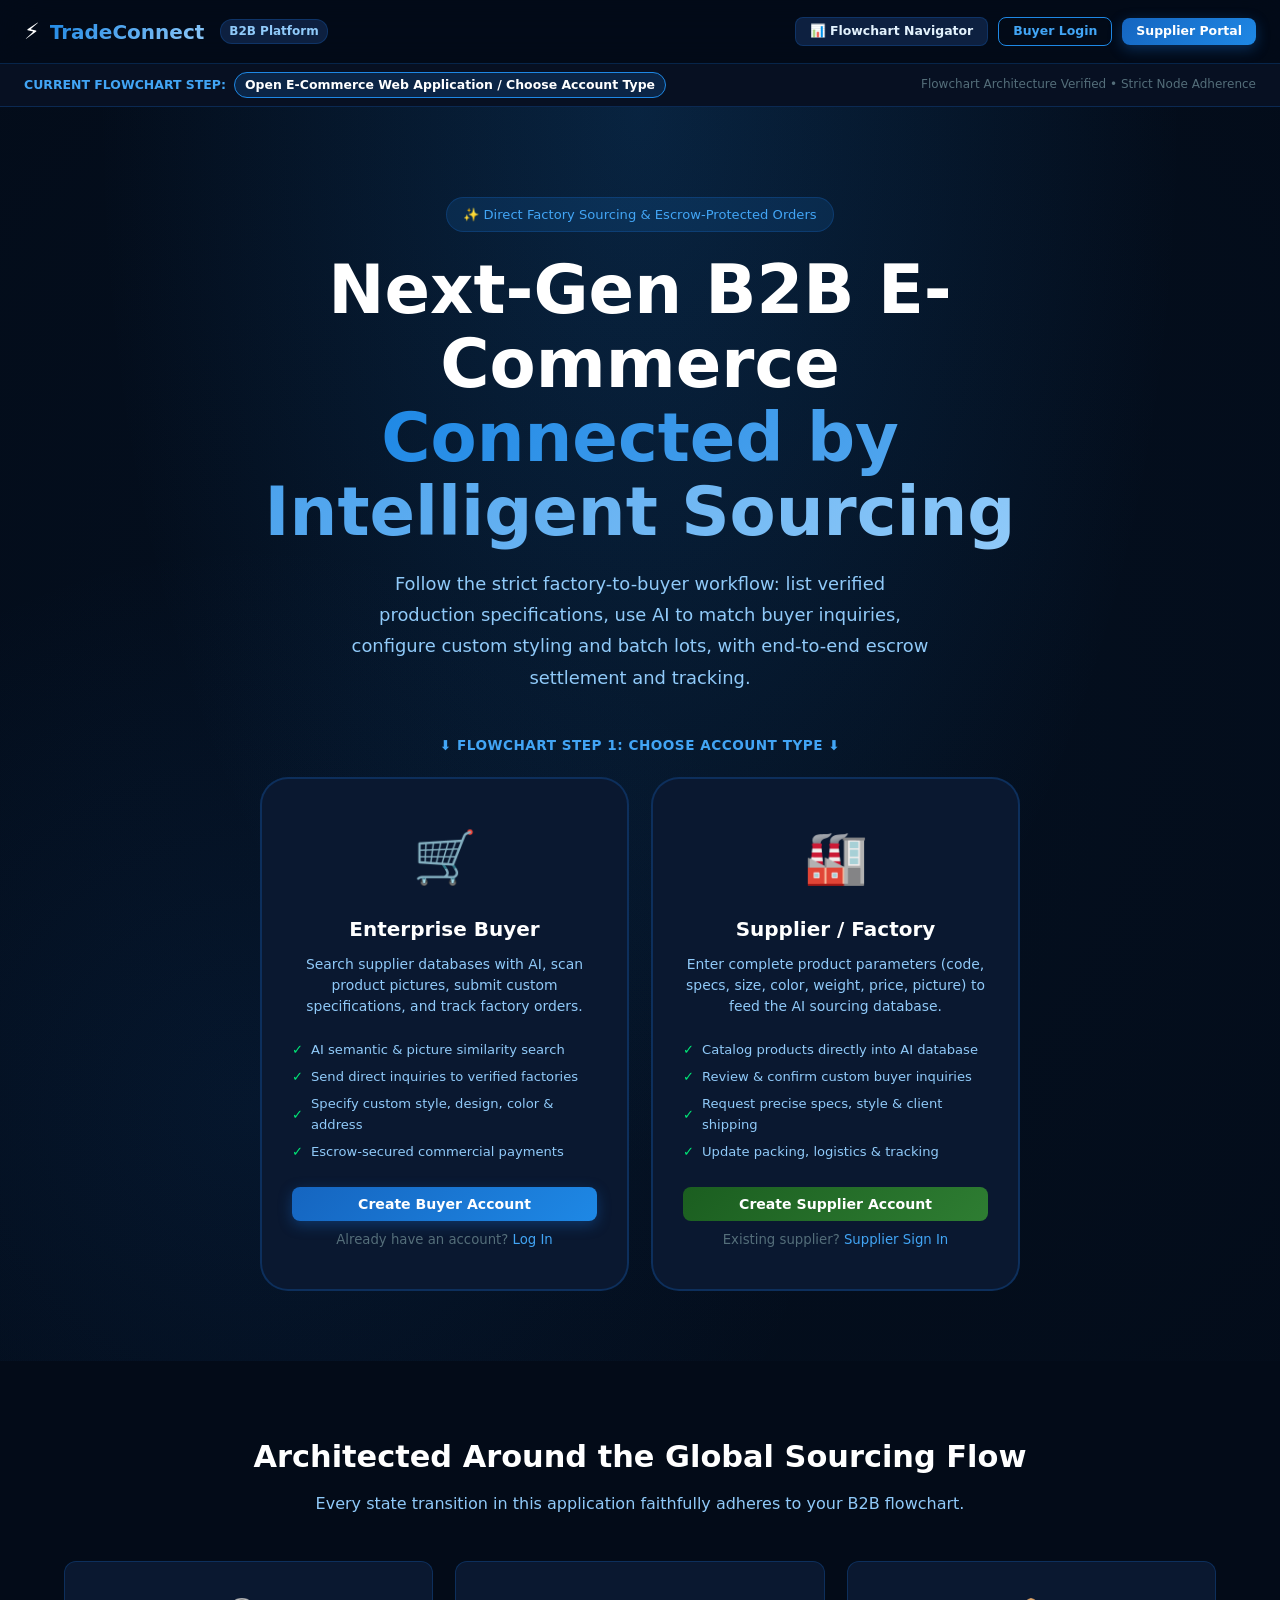
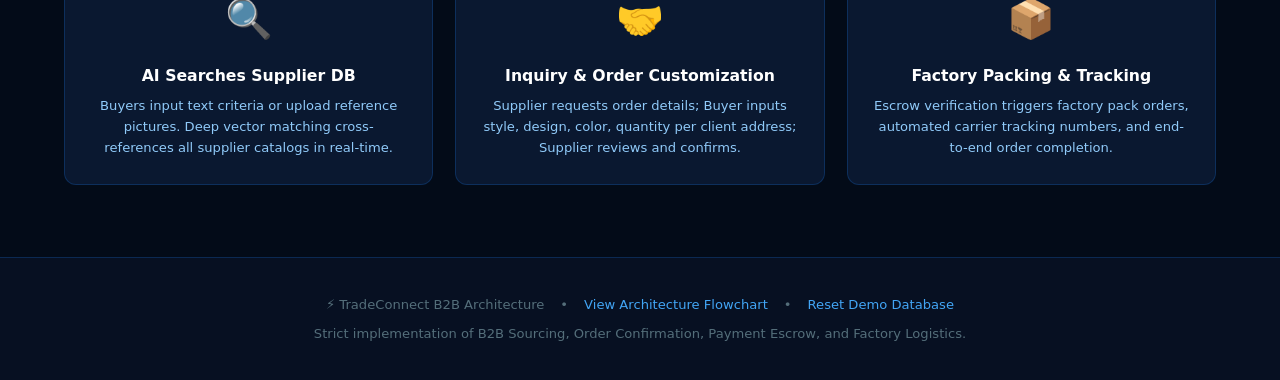
<file: index.html>
<!DOCTYPE html>
<html lang="en">

<head>
    <meta charset="UTF-8">
    <meta name="viewport" content="width=device-width, initial-scale=1.0">
    <title>TradeConnect – B2B E-Commerce Platform</title>
    <meta name="description" content="Connect buyers with verified global suppliers and factories">
    <link rel="stylesheet" href="style.css">
</head>

<body>
    <div id="app">
        <div class="splash">
            <div class="splash-logo">
                <span class="logo-icon">⚡</span>
                <span class="logo-text">TradeConnect</span>
            </div>
            <div class="splash-loader"></div>
            <p style="color:var(--text-3);margin-top:8px;font-size:0.85rem">Loading platform…</p>
        </div>
    </div>
    <input type="file" id="img-upload" accept="image/*" style="display:none">
    <div id="toast-container"></div>
    <script src="app.js"></script>
</body>

</html>
</file>
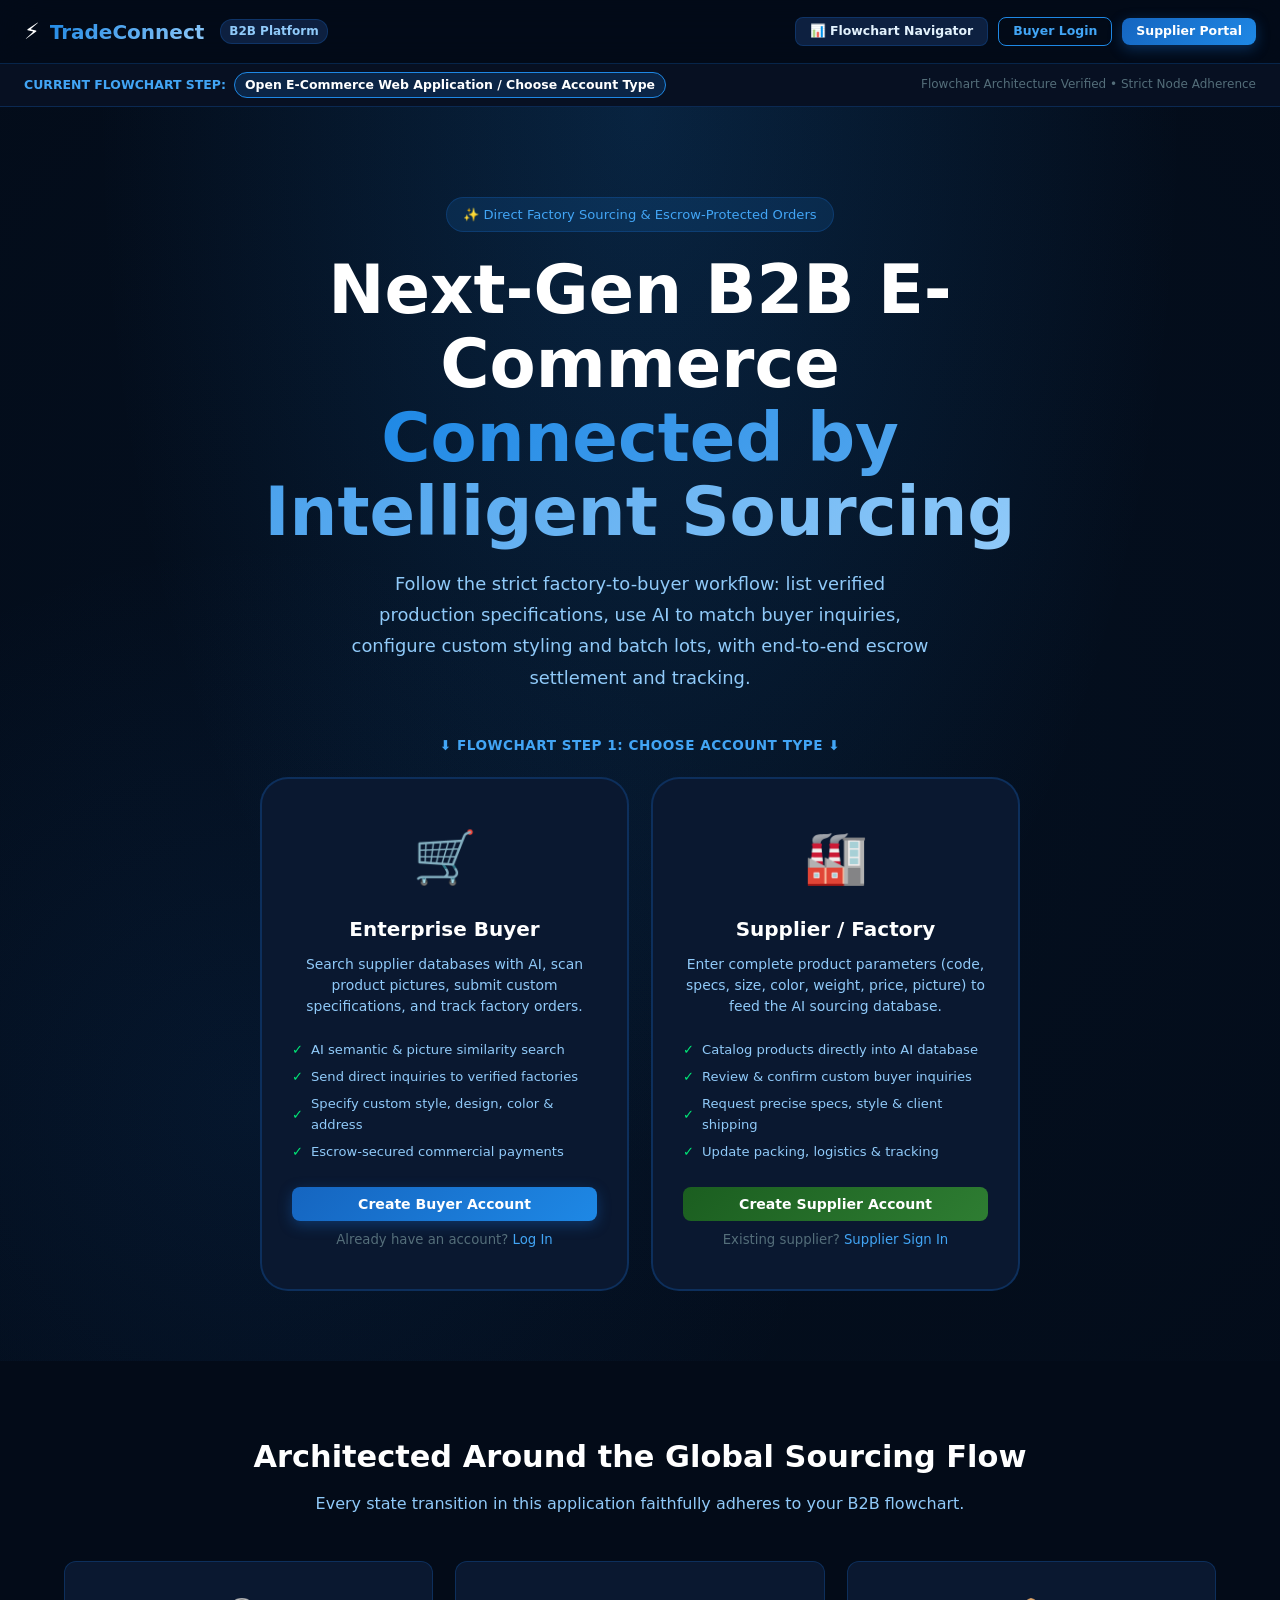
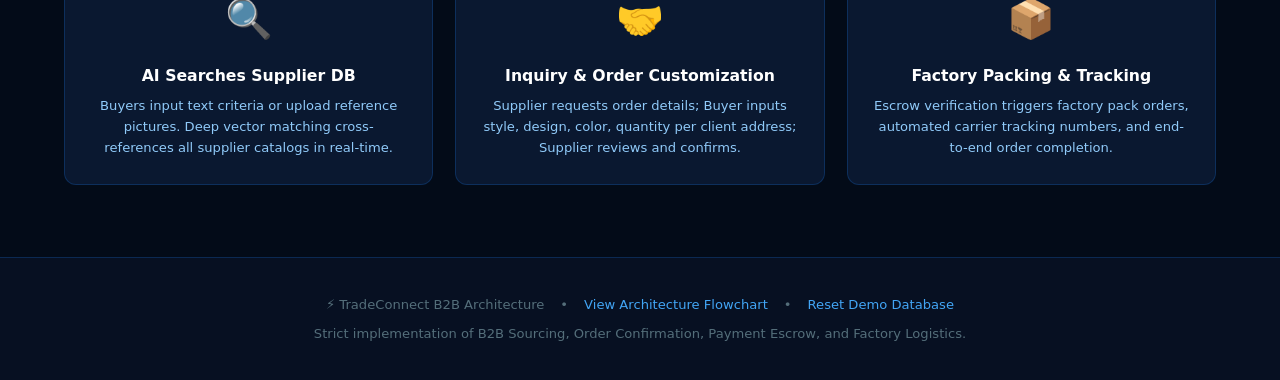
<file: ecommerce.html>
<!DOCTYPE html>
<html lang="en">

<head>
    <meta charset="UTF-8">
    <meta name="viewport" content="width=device-width, initial-scale=1.0">
    <title>TradeConnect – B2B E-Commerce Platform</title>
    <meta name="description" content="Connect buyers with verified global suppliers and factories">
    <link rel="stylesheet" href="style.css">
</head>

<body>
    <div id="app">
        <div class="splash">
            <div class="splash-logo">
                <span class="logo-icon">⚡</span>
                <span class="logo-text">TradeConnect</span>
            </div>
            <div class="splash-loader"></div>
            <p style="color:var(--text-3);margin-top:8px;font-size:0.85rem">Loading platform…</p>
        </div>
    </div>
    <input type="file" id="img-upload" accept="image/*" style="display:none">
    <div id="toast-container"></div>
    <script src="app.js"></script>
</body>

</html>
</file>
<file: style.css>
/* ============================================================
   TradeConnect – B2B E-Commerce Platform
   Dark Navy Theme with Blue Accents
   ============================================================ */

:root {
  --bg-0: #030b18;
  --bg-1: #071022;
  --bg-2: #0a1830;
  --bg-3: #0d2040;
  --bg-4: #102850;
  --accent-1: #1565c0;
  --accent-2: #1976d2;
  --accent-3: #1e88e5;
  --accent-4: #42a5f5;
  --accent-light: #90caf9;
  --text-1: #ffffff;
  --text-2: #e3f2fd;
  --text-3: #90caf9;
  --text-4: #546e7a;
  --success: #00e676;
  --success-bg: rgba(0, 230, 118, 0.1);
  --warning: #ffab40;
  --warning-bg: rgba(255, 171, 64, 0.1);
  --error: #ef5350;
  --error-bg: rgba(239, 83, 80, 0.1);
  --info: #40c4ff;
  --border: rgba(21, 101, 192, 0.3);
  --border-hover: rgba(30, 136, 229, 0.65);
  --shadow: 0 4px 28px rgba(0, 0, 0, 0.65);
  --shadow-blue: 0 4px 28px rgba(21, 101, 192, 0.28);
  --radius-sm: 8px;
  --radius: 12px;
  --radius-lg: 20px;
  --radius-xl: 28px;
  --transition: 0.22s ease;
  --font: system-ui, -apple-system, 'Segoe UI', Roboto, sans-serif;
}

*,
*::before,
*::after {
  margin: 0;
  padding: 0;
  box-sizing: border-box;
}

html {
  scroll-behavior: smooth;
}

body {
  font-family: var(--font);
  background: var(--bg-0);
  color: var(--text-1);
  min-height: 100vh;
  overflow-x: hidden;
  line-height: 1.6;
}

a {
  color: var(--accent-4);
  text-decoration: none;
}

a:hover {
  color: var(--accent-light);
  text-decoration: underline;
}

img {
  max-width: 100%;
  height: auto;
}

::-webkit-scrollbar {
  width: 7px;
}

::-webkit-scrollbar-track {
  background: var(--bg-1);
}

::-webkit-scrollbar-thumb {
  background: var(--accent-1);
  border-radius: 4px;
}

::-webkit-scrollbar-thumb:hover {
  background: var(--accent-3);
}

/* ===== SPLASH ===== */
.splash {
  display: flex;
  flex-direction: column;
  align-items: center;
  justify-content: center;
  height: 100vh;
  gap: 20px;
  text-align: center;
}

.splash-logo {
  display: flex;
  align-items: center;
  gap: 12px;
  font-size: 2.2rem;
  font-weight: 800;
}

.logo-icon {
  font-size: 2.4rem;
  animation: pulse 1.5s infinite;
}

.logo-text {
  background: linear-gradient(135deg, var(--accent-3), var(--accent-light));
  -webkit-background-clip: text;
  -webkit-text-fill-color: transparent;
  background-clip: text;
}

.splash-loader {
  width: 46px;
  height: 46px;
  border: 4px solid var(--bg-3);
  border-top-color: var(--accent-3);
  border-radius: 50%;
  animation: spin 0.8s linear infinite;
}

/* ===== KEYFRAMES ===== */
@keyframes spin {
  to {
    transform: rotate(360deg);
  }
}

@keyframes pulse {

  0%,
  100% {
    transform: scale(1);
  }

  50% {
    transform: scale(1.1);
  }
}

@keyframes fadeIn {
  from {
    opacity: 0;
    transform: translateY(14px);
  }

  to {
    opacity: 1;
    transform: translateY(0);
  }
}

@keyframes bounce {

  0%,
  100% {
    transform: translateY(0);
  }

  50% {
    transform: translateY(-12px);
  }
}

@keyframes slideInRight {
  from {
    transform: translateX(110%);
    opacity: 0;
  }

  to {
    transform: translateX(0);
    opacity: 1;
  }
}

@keyframes slideOutRight {
  to {
    transform: translateX(110%);
    opacity: 0;
  }
}

.animate-in {
  animation: fadeIn 0.35s ease forwards;
}

/* ===== NAVBAR ===== */
.navbar {
  position: sticky;
  top: 0;
  z-index: 100;
  background: rgba(3, 11, 24, 0.96);
  backdrop-filter: blur(20px);
  border-bottom: 1px solid var(--border);
  padding: 0 24px;
  height: 64px;
  display: flex;
  align-items: center;
  justify-content: space-between;
}

.nav-brand {
  display: flex;
  align-items: center;
  gap: 10px;
  font-size: 1.25rem;
  font-weight: 800;
  cursor: pointer;
  color: var(--text-1);
}

.nav-brand .logo-icon {
  font-size: 1.4rem;
  animation: none;
}

.nav-actions {
  display: flex;
  align-items: center;
  gap: 10px;
}

.nav-user {
  display: flex;
  align-items: center;
  gap: 8px;
  color: var(--text-3);
  font-size: 0.88rem;
}

.user-avatar {
  width: 36px;
  height: 36px;
  background: linear-gradient(135deg, var(--accent-1), var(--accent-3));
  border-radius: 50%;
  display: flex;
  align-items: center;
  justify-content: center;
  font-weight: 700;
  font-size: 0.82rem;
  color: #fff;
  flex-shrink: 0;
}

/* ===== BUTTONS ===== */
.btn {
  display: inline-flex;
  align-items: center;
  justify-content: center;
  gap: 7px;
  padding: 10px 20px;
  border-radius: var(--radius-sm);
  font-size: 0.88rem;
  font-weight: 600;
  cursor: pointer;
  border: none;
  transition: all var(--transition);
  text-decoration: none;
  white-space: nowrap;
  font-family: var(--font);
  line-height: 1;
}

.btn:disabled {
  opacity: 0.45;
  cursor: not-allowed;
  pointer-events: none;
}

.btn-primary {
  background: linear-gradient(135deg, var(--accent-1), var(--accent-3));
  color: #fff;
  box-shadow: 0 4px 14px rgba(21, 101, 192, 0.4);
}

.btn-primary:hover {
  transform: translateY(-2px);
  box-shadow: 0 6px 20px rgba(21, 101, 192, 0.6);
}

.btn-secondary {
  background: var(--bg-3);
  color: var(--text-2);
  border: 1px solid var(--border);
}

.btn-secondary:hover {
  background: var(--bg-4);
  border-color: var(--border-hover);
}

.btn-outline {
  background: transparent;
  color: var(--accent-4);
  border: 1.5px solid var(--accent-3);
}

.btn-outline:hover {
  background: rgba(30, 136, 229, 0.1);
}

.btn-danger {
  background: linear-gradient(135deg, #c62828, #ef5350);
  color: #fff;
}

.btn-danger:hover {
  transform: translateY(-2px);
  box-shadow: 0 4px 14px rgba(239, 83, 80, 0.4);
}

.btn-success {
  background: linear-gradient(135deg, #1b5e20, #2e7d32);
  color: #fff;
}

.btn-success:hover {
  transform: translateY(-2px);
  box-shadow: 0 4px 14px rgba(46, 125, 50, 0.4);
}

.btn-warning {
  background: linear-gradient(135deg, #e65100, #ffab40);
  color: #fff;
}

.btn-warning:hover {
  transform: translateY(-2px);
}

.btn-sm {
  padding: 7px 14px;
  font-size: 0.78rem;
}

.btn-lg {
  padding: 13px 28px;
  font-size: 0.98rem;
  border-radius: var(--radius);
}

.btn-full {
  width: 100%;
}

/* ===== LAYOUT ===== */
.main-content {
  max-width: 1200px;
  margin: 0 auto;
  padding: 28px 24px 72px;
  animation: fadeIn 0.3s ease;
}

.page-header {
  margin-bottom: 28px;
}

.page-title {
  font-size: 1.75rem;
  font-weight: 700;
  color: var(--text-1);
  margin-bottom: 5px;
}

.page-subtitle {
  color: var(--text-3);
  font-size: 0.93rem;
}

.section-title {
  font-size: 1.05rem;
  font-weight: 600;
  color: var(--text-2);
  margin-bottom: 16px;
  display: flex;
  align-items: center;
  gap: 7px;
}

/* ===== CARDS ===== */
.card {
  background: var(--bg-2);
  border: 1px solid var(--border);
  border-radius: var(--radius);
  padding: 24px;
  transition: all var(--transition);
}

.card:hover {
  border-color: var(--border-hover);
  box-shadow: var(--shadow-blue);
}

.card-title {
  font-size: 1.08rem;
  font-weight: 600;
  margin-bottom: 8px;
}

.card-subtitle {
  color: var(--text-3);
  font-size: 0.83rem;
  margin-bottom: 16px;
}

/* ===== FORMS ===== */
.form-group {
  margin-bottom: 18px;
}

.form-label {
  display: block;
  font-size: 0.78rem;
  font-weight: 600;
  color: var(--text-3);
  margin-bottom: 7px;
  letter-spacing: 0.5px;
  text-transform: uppercase;
}

.form-control {
  width: 100%;
  padding: 11px 15px;
  background: var(--bg-1);
  border: 1.5px solid var(--border);
  border-radius: var(--radius-sm);
  color: var(--text-1);
  font-size: 0.93rem;
  font-family: var(--font);
  transition: all var(--transition);
  outline: none;
}

.form-control:focus {
  border-color: var(--accent-3);
  box-shadow: 0 0 0 3px rgba(30, 136, 229, 0.18);
  background: var(--bg-2);
}

.form-control::placeholder {
  color: var(--text-4);
}

textarea.form-control {
  resize: vertical;
  min-height: 90px;
}

select.form-control {
  cursor: pointer;
}

select.form-control option {
  background: var(--bg-2);
  color: var(--text-1);
}

.form-error {
  color: var(--error);
  font-size: 0.78rem;
  margin-top: 5px;
  display: flex;
  align-items: center;
  gap: 4px;
}

.form-hint {
  color: var(--text-4);
  font-size: 0.78rem;
  margin-top: 5px;
}

.form-row {
  display: grid;
  grid-template-columns: 1fr 1fr;
  gap: 15px;
}

@media(max-width:600px) {
  .form-row {
    grid-template-columns: 1fr;
  }
}

/* ===== AUTH ===== */
.auth-page {
  min-height: 100vh;
  display: flex;
  align-items: center;
  justify-content: center;
  padding: 24px;
  background:
    radial-gradient(ellipse at 20% 50%, rgba(21, 101, 192, 0.14) 0%, transparent 60%),
    radial-gradient(ellipse at 80% 20%, rgba(30, 136, 229, 0.09) 0%, transparent 50%),
    var(--bg-0);
}

.auth-container {
  width: 100%;
  max-width: 490px;
}

.auth-header {
  text-align: center;
  margin-bottom: 30px;
}

.auth-brand {
  display: flex;
  align-items: center;
  justify-content: center;
  gap: 10px;
  font-size: 1.4rem;
  font-weight: 800;
  margin-bottom: 18px;
  cursor: pointer;
}

.auth-title {
  font-size: 1.55rem;
  font-weight: 700;
  color: var(--text-1);
  margin-bottom: 7px;
}

.auth-subtitle {
  color: var(--text-3);
  font-size: 0.92rem;
}

.auth-card {
  background: var(--bg-2);
  border: 1px solid var(--border);
  border-radius: var(--radius-lg);
  padding: 30px;
  box-shadow: var(--shadow);
}

.auth-footer {
  text-align: center;
  margin-top: 18px;
  color: var(--text-3);
  font-size: 0.88rem;
}

.auth-divider {
  display: flex;
  align-items: center;
  gap: 14px;
  margin: 18px 0;
  color: var(--text-4);
  font-size: 0.82rem;
}

.auth-divider::before,
.auth-divider::after {
  content: '';
  flex: 1;
  height: 1px;
  background: var(--border);
}

/* ===== LANDING ===== */
.landing-page {
  min-height: 100vh;
}

.hero {
  text-align: center;
  padding: 90px 24px 70px;
  background:
    radial-gradient(ellipse at 50% 0%, rgba(30, 136, 229, 0.18) 0%, transparent 60%),
    radial-gradient(ellipse at 20% 80%, rgba(21, 101, 192, 0.1) 0%, transparent 40%),
    var(--bg-0);
  position: relative;
  overflow: hidden;
}

.hero::before {
  content: '';
  position: absolute;
  top: -50%;
  left: -50%;
  width: 200%;
  height: 200%;
  background: radial-gradient(circle, rgba(30, 136, 229, 0.04) 0%, transparent 70%);
  animation: pulse 5s ease infinite;
}

.hero-content {
  position: relative;
  z-index: 1;
  max-width: 820px;
  margin: 0 auto;
}

.hero-badge {
  display: inline-flex;
  align-items: center;
  gap: 6px;
  padding: 6px 16px;
  background: rgba(30, 136, 229, 0.14);
  border: 1px solid var(--border);
  border-radius: 100px;
  font-size: 0.82rem;
  color: var(--accent-4);
  margin-bottom: 22px;
}

.hero-title {
  font-size: clamp(2.2rem, 5.5vw, 4.2rem);
  font-weight: 900;
  line-height: 1.1;
  margin-bottom: 18px;
}

.hero-title .gradient-text {
  background: linear-gradient(135deg, var(--accent-3), var(--accent-light));
  -webkit-background-clip: text;
  -webkit-text-fill-color: transparent;
  background-clip: text;
}

.hero-desc {
  font-size: 1.12rem;
  color: var(--text-3);
  max-width: 580px;
  margin: 0 auto 42px;
  line-height: 1.75;
}

.role-selection {
  display: grid;
  grid-template-columns: 1fr 1fr;
  gap: 22px;
  max-width: 760px;
  margin: 0 auto;
}

@media(max-width:620px) {
  .role-selection {
    grid-template-columns: 1fr;
  }
}

.role-card {
  background: var(--bg-2);
  border: 2px solid var(--border);
  border-radius: var(--radius-xl);
  padding: 38px 30px;
  cursor: pointer;
  transition: all var(--transition);
  text-align: center;
  position: relative;
  overflow: hidden;
}

.role-card::before {
  content: '';
  position: absolute;
  inset: 0;
  opacity: 0;
  transition: opacity var(--transition);
}

.role-card.buyer::before {
  background: radial-gradient(circle at 50% 0%, rgba(30, 136, 229, 0.18), transparent 70%);
}

.role-card.supplier::before {
  background: radial-gradient(circle at 50% 0%, rgba(0, 230, 118, 0.14), transparent 70%);
}

.role-card:hover {
  transform: translateY(-6px);
  box-shadow: var(--shadow-blue);
}

.role-card:hover::before {
  opacity: 1;
}

.role-card.buyer:hover {
  border-color: var(--accent-3);
}

.role-card.supplier:hover {
  border-color: var(--success);
}

.role-icon {
  font-size: 3.2rem;
  margin-bottom: 14px;
  display: block;
  position: relative;
}

.role-title {
  font-size: 1.25rem;
  font-weight: 700;
  color: var(--text-1);
  margin-bottom: 9px;
}

.role-desc {
  color: var(--text-3);
  font-size: 0.87rem;
  margin-bottom: 20px;
  line-height: 1.5;
}

.role-features {
  list-style: none;
  text-align: left;
  margin-bottom: 22px;
  font-size: 0.82rem;
  color: var(--text-3);
}

.role-features li {
  display: flex;
  align-items: center;
  gap: 8px;
  padding: 3px 0;
}

.role-features li::before {
  content: '✓';
  color: var(--success);
  font-weight: 700;
}

.landing-features {
  padding: 72px 24px;
  max-width: 1200px;
  margin: 0 auto;
}

.features-title {
  text-align: center;
  font-size: 1.9rem;
  font-weight: 700;
  margin-bottom: 10px;
}

.features-subtitle {
  text-align: center;
  color: var(--text-3);
  margin-bottom: 44px;
}

.features-grid {
  display: grid;
  grid-template-columns: repeat(3, 1fr);
  gap: 22px;
}

@media(max-width:768px) {
  .features-grid {
    grid-template-columns: 1fr;
  }
}

.feature-card {
  background: var(--bg-2);
  border: 1px solid var(--border);
  border-radius: var(--radius);
  padding: 26px;
  text-align: center;
}

.feature-icon {
  font-size: 2.4rem;
  margin-bottom: 14px;
}

.feature-title {
  font-size: 0.98rem;
  font-weight: 600;
  margin-bottom: 7px;
}

.feature-desc {
  color: var(--text-3);
  font-size: 0.82rem;
  line-height: 1.6;
}

/* ===== DASHBOARD ===== */
.dashboard-grid {
  display: grid;
  grid-template-columns: repeat(auto-fit, minmax(190px, 1fr));
  gap: 18px;
  margin-bottom: 30px;
}

.stat-card {
  background: var(--bg-2);
  border: 1px solid var(--border);
  border-radius: var(--radius);
  padding: 22px;
  position: relative;
  overflow: hidden;
}

.stat-card::after {
  content: '';
  position: absolute;
  top: 0;
  right: 0;
  width: 70px;
  height: 70px;
  background: radial-gradient(circle, rgba(30, 136, 229, 0.14), transparent 70%);
}

.stat-value {
  font-size: 2rem;
  font-weight: 800;
  color: var(--accent-4);
  display: block;
  margin-bottom: 3px;
}

.stat-label {
  color: var(--text-3);
  font-size: 0.82rem;
  font-weight: 500;
}

.stat-icon {
  font-size: 1.4rem;
  margin-bottom: 10px;
  display: block;
}

/* ===== SEARCH ===== */
.search-section {
  background: linear-gradient(180deg, var(--bg-1), var(--bg-0));
  border-radius: var(--radius-lg);
  padding: 38px;
  margin-bottom: 30px;
  border: 1px solid var(--border);
  text-align: center;
}

.search-title {
  font-size: 1.45rem;
  font-weight: 700;
  margin-bottom: 7px;
}

.search-subtitle {
  color: var(--text-3);
  margin-bottom: 22px;
}

.search-box {
  display: flex;
  gap: 11px;
  max-width: 700px;
  margin: 0 auto 18px;
}

.search-input {
  flex: 1;
  padding: 13px 19px;
  background: var(--bg-2);
  border: 2px solid var(--border);
  border-radius: var(--radius);
  color: var(--text-1);
  font-size: 0.97rem;
  font-family: var(--font);
  outline: none;
  transition: all var(--transition);
}

.search-input:focus {
  border-color: var(--accent-3);
  box-shadow: 0 0 0 4px rgba(30, 136, 229, 0.14);
}

.search-input::placeholder {
  color: var(--text-4);
}

.search-divider {
  display: flex;
  align-items: center;
  gap: 18px;
  max-width: 700px;
  margin: 0 auto 18px;
  color: var(--text-4);
  font-size: 0.82rem;
}

.search-divider::before,
.search-divider::after {
  content: '';
  flex: 1;
  height: 1px;
  background: var(--border);
}

.scan-btn {
  display: flex;
  align-items: center;
  gap: 10px;
  justify-content: center;
  background: var(--bg-3);
  border: 2px dashed var(--border);
  border-radius: var(--radius);
  padding: 18px 28px;
  cursor: pointer;
  color: var(--text-3);
  font-size: 0.92rem;
  font-family: var(--font);
  transition: all var(--transition);
  margin: 0 auto;
  max-width: 400px;
  width: 100%;
}

.scan-btn:hover {
  border-color: var(--accent-3);
  color: var(--accent-4);
  background: rgba(30, 136, 229, 0.08);
}

.scan-preview {
  max-width: 280px;
  margin: 14px auto 0;
  border-radius: var(--radius-sm);
  overflow: hidden;
  border: 2px solid var(--border);
}

.scan-preview img {
  width: 100%;
  height: 180px;
  object-fit: cover;
}

/* ===== AI SEARCH ===== */
.ai-searching {
  text-align: center;
  padding: 80px 24px;
}

.ai-brain {
  font-size: 4rem;
  margin-bottom: 22px;
  animation: bounce 1s ease infinite;
  display: block;
}

.ai-title {
  font-size: 1.45rem;
  font-weight: 700;
  margin-bottom: 7px;
}

.ai-subtitle {
  color: var(--text-3);
  margin-bottom: 28px;
}

.ai-progress {
  max-width: 380px;
  margin: 0 auto;
}

.ai-step {
  display: flex;
  align-items: center;
  gap: 11px;
  padding: 9px 0;
  color: var(--text-3);
  font-size: 0.88rem;
  opacity: 0;
  animation: fadeIn 0.4s ease forwards;
}

.ai-step.active {
  color: var(--accent-4);
}

.ai-step.done {
  color: var(--success);
}

.ai-step-icon {
  width: 22px;
  height: 22px;
  border-radius: 50%;
  border: 2px solid currentColor;
  display: flex;
  align-items: center;
  justify-content: center;
  font-size: 0.7rem;
  flex-shrink: 0;
}

/* ===== SUPPLIERS ===== */
.suppliers-grid {
  display: grid;
  gap: 18px;
}

.supplier-card {
  background: var(--bg-2);
  border: 1px solid var(--border);
  border-radius: var(--radius);
  padding: 22px;
  transition: all var(--transition);
  cursor: pointer;
  display: grid;
  grid-template-columns: 1fr auto;
  gap: 18px;
  align-items: start;
}

.supplier-card:hover {
  border-color: var(--border-hover);
  box-shadow: var(--shadow-blue);
  transform: translateY(-2px);
}

.supplier-name {
  font-size: 1.08rem;
  font-weight: 700;
  margin-bottom: 3px;
}

.supplier-location {
  color: var(--text-3);
  font-size: 0.82rem;
  margin-bottom: 11px;
  display: flex;
  align-items: center;
  gap: 5px;
}

.supplier-tags {
  display: flex;
  flex-wrap: wrap;
  gap: 7px;
  margin-bottom: 11px;
}

.tag {
  padding: 3px 9px;
  background: rgba(30, 136, 229, 0.14);
  border: 1px solid rgba(30, 136, 229, 0.28);
  border-radius: 100px;
  font-size: 0.73rem;
  color: var(--accent-4);
}

.match-score {
  text-align: center;
  flex-shrink: 0;
}

.match-circle {
  width: 68px;
  height: 68px;
  border-radius: 50%;
  background: conic-gradient(var(--accent-3) var(--score), var(--bg-3) 0deg);
  display: flex;
  align-items: center;
  justify-content: center;
  position: relative;
  margin: 0 auto 7px;
}

.match-circle::before {
  content: '';
  position: absolute;
  width: 52px;
  height: 52px;
  background: var(--bg-2);
  border-radius: 50%;
}

.match-value {
  position: relative;
  z-index: 1;
  font-size: 0.86rem;
  font-weight: 700;
  color: var(--accent-4);
}

.match-label {
  font-size: 0.72rem;
  color: var(--text-4);
}

.supplier-products {
  font-size: 0.83rem;
  color: var(--text-3);
}

/* ===== PRODUCTS ===== */
.products-grid {
  display: grid;
  grid-template-columns: repeat(auto-fill, minmax(248px, 1fr));
  gap: 18px;
}

.product-card {
  background: var(--bg-2);
  border: 1px solid var(--border);
  border-radius: var(--radius);
  overflow: hidden;
  transition: all var(--transition);
}

.product-card:hover {
  border-color: var(--border-hover);
  box-shadow: var(--shadow-blue);
  transform: translateY(-2px);
}

.product-img-placeholder {
  width: 100%;
  height: 170px;
  background: var(--bg-3);
  display: flex;
  align-items: center;
  justify-content: center;
  font-size: 3rem;
}

.product-body {
  padding: 15px;
}

.product-code {
  font-size: 0.72rem;
  color: var(--text-4);
  margin-bottom: 3px;
  font-family: monospace;
}

.product-name {
  font-size: 0.97rem;
  font-weight: 600;
  margin-bottom: 7px;
}

.product-price {
  font-size: 1.08rem;
  font-weight: 700;
  color: var(--accent-4);
  margin-bottom: 10px;
}

.product-meta {
  display: flex;
  flex-wrap: wrap;
  gap: 7px;
  margin-bottom: 11px;
}

.product-actions {
  display: flex;
  gap: 7px;
}

/* ===== ORDER STATUS ===== */
.order-status {
  display: inline-flex;
  align-items: center;
  gap: 5px;
  padding: 4px 11px;
  border-radius: 100px;
  font-size: 0.76rem;
  font-weight: 600;
}

.status-inquiry {
  background: rgba(64, 196, 255, .14);
  color: var(--info);
  border: 1px solid rgba(64, 196, 255, .3);
}

.status-details-requested {
  background: rgba(255, 171, 64, .14);
  color: var(--warning);
  border: 1px solid rgba(255, 171, 64, .3);
}

.status-details-provided {
  background: rgba(255, 171, 64, .14);
  color: var(--warning);
  border: 1px solid rgba(255, 171, 64, .3);
}

.status-confirmed {
  background: rgba(30, 136, 229, .14);
  color: var(--accent-4);
  border: 1px solid rgba(30, 136, 229, .3);
}

.status-payment-pending {
  background: rgba(255, 171, 64, .14);
  color: var(--warning);
  border: 1px solid rgba(255, 171, 64, .3);
}

.status-payment-failed {
  background: rgba(239, 83, 80, .14);
  color: var(--error);
  border: 1px solid rgba(239, 83, 80, .3);
}

.status-paid {
  background: rgba(0, 230, 118, .14);
  color: var(--success);
  border: 1px solid rgba(0, 230, 118, .3);
}

.status-packing {
  background: rgba(0, 230, 118, .14);
  color: var(--success);
  border: 1px solid rgba(0, 230, 118, .3);
}

.status-shipped {
  background: rgba(0, 230, 118, .14);
  color: var(--success);
  border: 1px solid rgba(0, 230, 118, .3);
}

.status-completed {
  background: rgba(0, 230, 118, .14);
  color: var(--success);
  border: 1px solid rgba(0, 230, 118, .3);
}

/* ===== TIMELINE ===== */
.timeline {
  position: relative;
  padding-left: 30px;
}

.timeline::before {
  content: '';
  position: absolute;
  left: 9px;
  top: 0;
  bottom: 0;
  width: 2px;
  background: var(--border);
}

.timeline-item {
  position: relative;
  padding-bottom: 22px;
}

.timeline-item:last-child {
  padding-bottom: 0;
}

.timeline-dot {
  position: absolute;
  left: -25px;
  top: 2px;
  width: 19px;
  height: 19px;
  border-radius: 50%;
  border: 2px solid var(--border);
  background: var(--bg-1);
  display: flex;
  align-items: center;
  justify-content: center;
  font-size: 0.62rem;
}

.timeline-item.done .timeline-dot {
  border-color: var(--success);
  background: var(--success-bg);
  color: var(--success);
}

.timeline-item.active .timeline-dot {
  border-color: var(--accent-3);
  background: rgba(30, 136, 229, .14);
  animation: pulse 1.5s infinite;
  color: var(--accent-3);
}

.timeline-title {
  font-size: 0.92rem;
  font-weight: 600;
  margin-bottom: 1px;
}

.timeline-time {
  font-size: 0.76rem;
  color: var(--text-4);
}

/* ===== ORDERS ===== */
.orders-list {
  display: flex;
  flex-direction: column;
  gap: 14px;
}

.order-item {
  background: var(--bg-2);
  border: 1px solid var(--border);
  border-radius: var(--radius);
  padding: 18px;
  display: grid;
  grid-template-columns: 1fr auto;
  gap: 14px;
  align-items: center;
  transition: all var(--transition);
  cursor: pointer;
}

.order-item:hover {
  border-color: var(--border-hover);
}

.order-id {
  font-size: 0.72rem;
  color: var(--text-4);
  font-family: monospace;
  margin-bottom: 3px;
}

.order-name {
  font-weight: 600;
  margin-bottom: 3px;
}

.order-meta {
  font-size: 0.82rem;
  color: var(--text-3);
}

.order-actions {
  display: flex;
  flex-direction: column;
  gap: 7px;
  align-items: flex-end;
}

/* ===== PAYMENT ===== */
.payment-container {
  max-width: 580px;
  margin: 0 auto;
}

.payment-summary {
  background: var(--bg-2);
  border: 1px solid var(--border);
  border-radius: var(--radius);
  padding: 22px;
  margin-bottom: 22px;
}

.payment-total {
  display: flex;
  justify-content: space-between;
  align-items: center;
  font-size: 1.05rem;
  font-weight: 600;
  border-top: 1px solid var(--border);
  padding-top: 14px;
  margin-top: 14px;
}

.price-large {
  font-size: 1.45rem;
  font-weight: 800;
  color: var(--accent-4);
}

.card-input-wrapper {
  position: relative;
}

.card-icon {
  position: absolute;
  right: 13px;
  top: 50%;
  transform: translateY(-50%);
  font-size: 1.25rem;
}

.payment-processing {
  text-align: center;
  padding: 60px 24px;
}

.payment-spinner {
  width: 56px;
  height: 56px;
  border: 4px solid var(--bg-3);
  border-top-color: var(--accent-3);
  border-radius: 50%;
  animation: spin 0.8s linear infinite;
  margin: 0 auto 22px;
}

/* ===== TOAST ===== */
#toast-container {
  position: fixed;
  top: 76px;
  right: 22px;
  z-index: 9999;
  display: flex;
  flex-direction: column;
  gap: 9px;
  pointer-events: none;
}

.toast {
  display: flex;
  align-items: center;
  gap: 11px;
  padding: 13px 18px;
  background: var(--bg-3);
  border-radius: var(--radius-sm);
  border: 1px solid var(--border);
  box-shadow: var(--shadow);
  font-size: 0.87rem;
  min-width: 280px;
  max-width: 390px;
  pointer-events: all;
  animation: slideInRight 0.28s ease;
}

.toast.removing {
  animation: slideOutRight 0.28s ease forwards;
}

.toast-success {
  border-color: rgba(0, 230, 118, .4);
}

.toast-error {
  border-color: rgba(239, 83, 80, .4);
}

.toast-warning {
  border-color: rgba(255, 171, 64, .4);
}

.toast-info {
  border-color: rgba(64, 196, 255, .4);
}

.toast-icon {
  font-size: 1.2rem;
}

.toast-msg {
  flex: 1;
  color: var(--text-1);
}

.toast-close {
  background: none;
  border: none;
  color: var(--text-4);
  cursor: pointer;
  font-size: 1rem;
  padding: 0;
  line-height: 1;
  pointer-events: all;
}

/* ===== DETAIL GRID ===== */
.detail-grid {
  display: grid;
  grid-template-columns: 1fr 310px;
  gap: 22px;
}

@media(max-width:900px) {
  .detail-grid {
    grid-template-columns: 1fr;
  }

  .detail-sidebar {
    order: -1;
  }
}

.detail-sidebar {
  display: flex;
  flex-direction: column;
  gap: 18px;
}

/* ===== BREADCRUMB ===== */
.breadcrumb {
  display: flex;
  align-items: center;
  gap: 7px;
  color: var(--text-3);
  font-size: 0.82rem;
  margin-bottom: 18px;
}

.breadcrumb-item {
  cursor: pointer;
  color: var(--accent-4);
}

.breadcrumb-item:hover {
  text-decoration: underline;
}

.breadcrumb-sep {
  color: var(--text-4);
}

/* ===== EMPTY STATE ===== */
.empty-state {
  text-align: center;
  padding: 70px 24px;
}

.empty-icon {
  font-size: 3.8rem;
  margin-bottom: 18px;
}

.empty-title {
  font-size: 1.25rem;
  font-weight: 600;
  margin-bottom: 7px;
}

.empty-desc {
  color: var(--text-3);
  margin-bottom: 22px;
  font-size: 0.92rem;
}

/* ===== EMOJI PICKER ===== */
.emoji-opt {
  font-size: 1.5rem;
  cursor: pointer;
  padding: 6px;
  border-radius: 6px;
  border: 2px solid transparent;
  background: var(--bg-1);
  transition: all var(--transition);
}

.emoji-opt:hover {
  background: var(--bg-3);
}

/* ===== FOOTER ===== */
.footer {
  background: var(--bg-1);
  border-top: 1px solid var(--border);
  padding: 36px 24px;
  text-align: center;
  color: var(--text-4);
  font-size: 0.82rem;
}

/* ===== UTILITY ===== */
.d-flex {
  display: flex;
}

.align-center {
  align-items: center;
}

.justify-between {
  justify-content: space-between;
}

.gap-8 {
  gap: 8px;
}

.gap-12 {
  gap: 12px;
}

.gap-16 {
  gap: 16px;
}

.flex-wrap {
  flex-wrap: wrap;
}

.text-center {
  text-align: center;
}

.text-muted {
  color: var(--text-3);
}

.text-success {
  color: var(--success);
}

.text-error {
  color: var(--error);
}

.text-accent {
  color: var(--accent-4);
}

.fw-bold {
  font-weight: 700;
}

.fw-600 {
  font-weight: 600;
}

.fs-sm {
  font-size: 0.83rem;
}

.mt-8 {
  margin-top: 8px;
}

.mt-16 {
  margin-top: 16px;
}

.mt-24 {
  margin-top: 24px;
}

.mb-8 {
  margin-bottom: 8px;
}

.mb-16 {
  margin-bottom: 16px;
}

.mb-24 {
  margin-bottom: 24px;
}

.divider {
  height: 1px;
  background: var(--border);
  margin: 18px 0;
}

@media(max-width:480px) {
  .main-content {
    padding: 16px 16px 56px;
  }

  .hero {
    padding: 56px 16px 36px;
  }

  .auth-card {
    padding: 22px 18px;
  }

  .search-section {
    padding: 22px 16px;
  }

  .role-card {
    padding: 22px 18px;
  }

  .navbar {
    padding: 0 16px;
  }

  .supplier-card {
    grid-template-columns: 1fr;
  }

  .match-score {
    display: flex;
    align-items: center;
    gap: 12px;
  }
}
</file>
